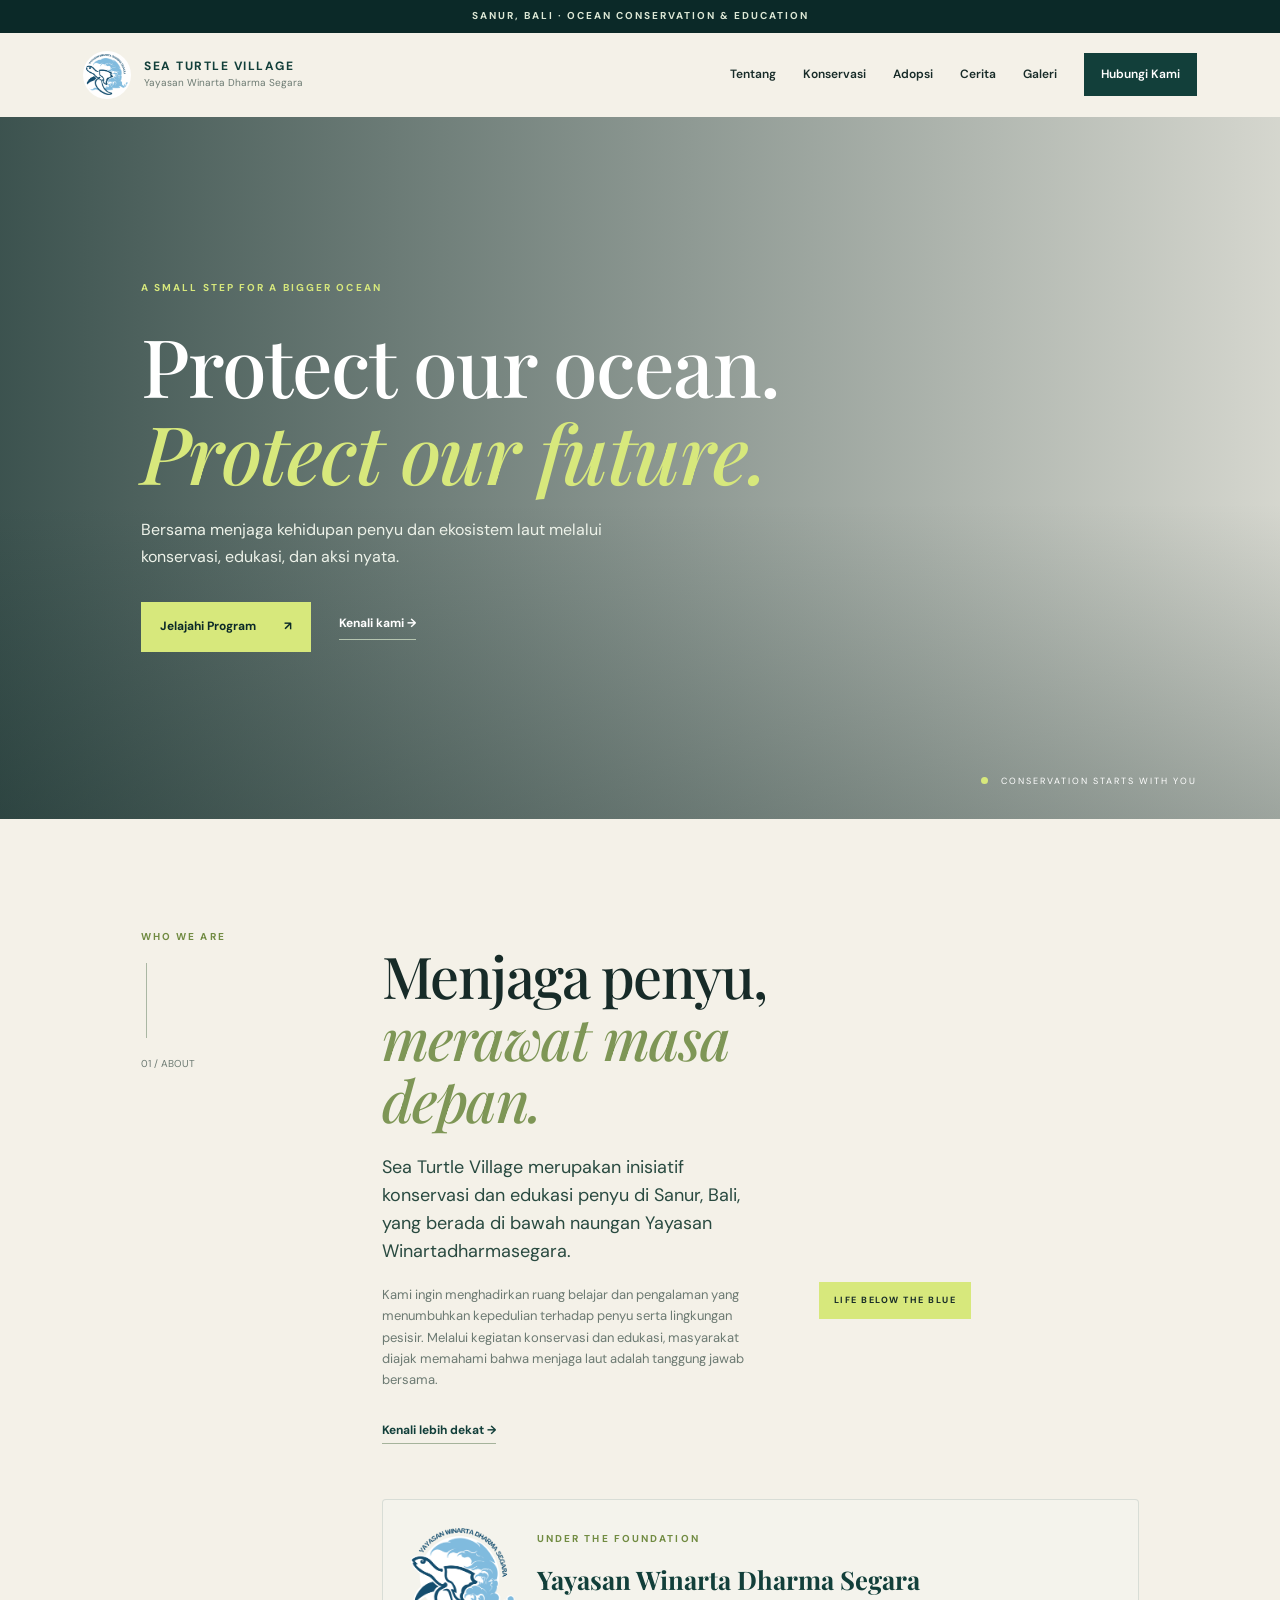
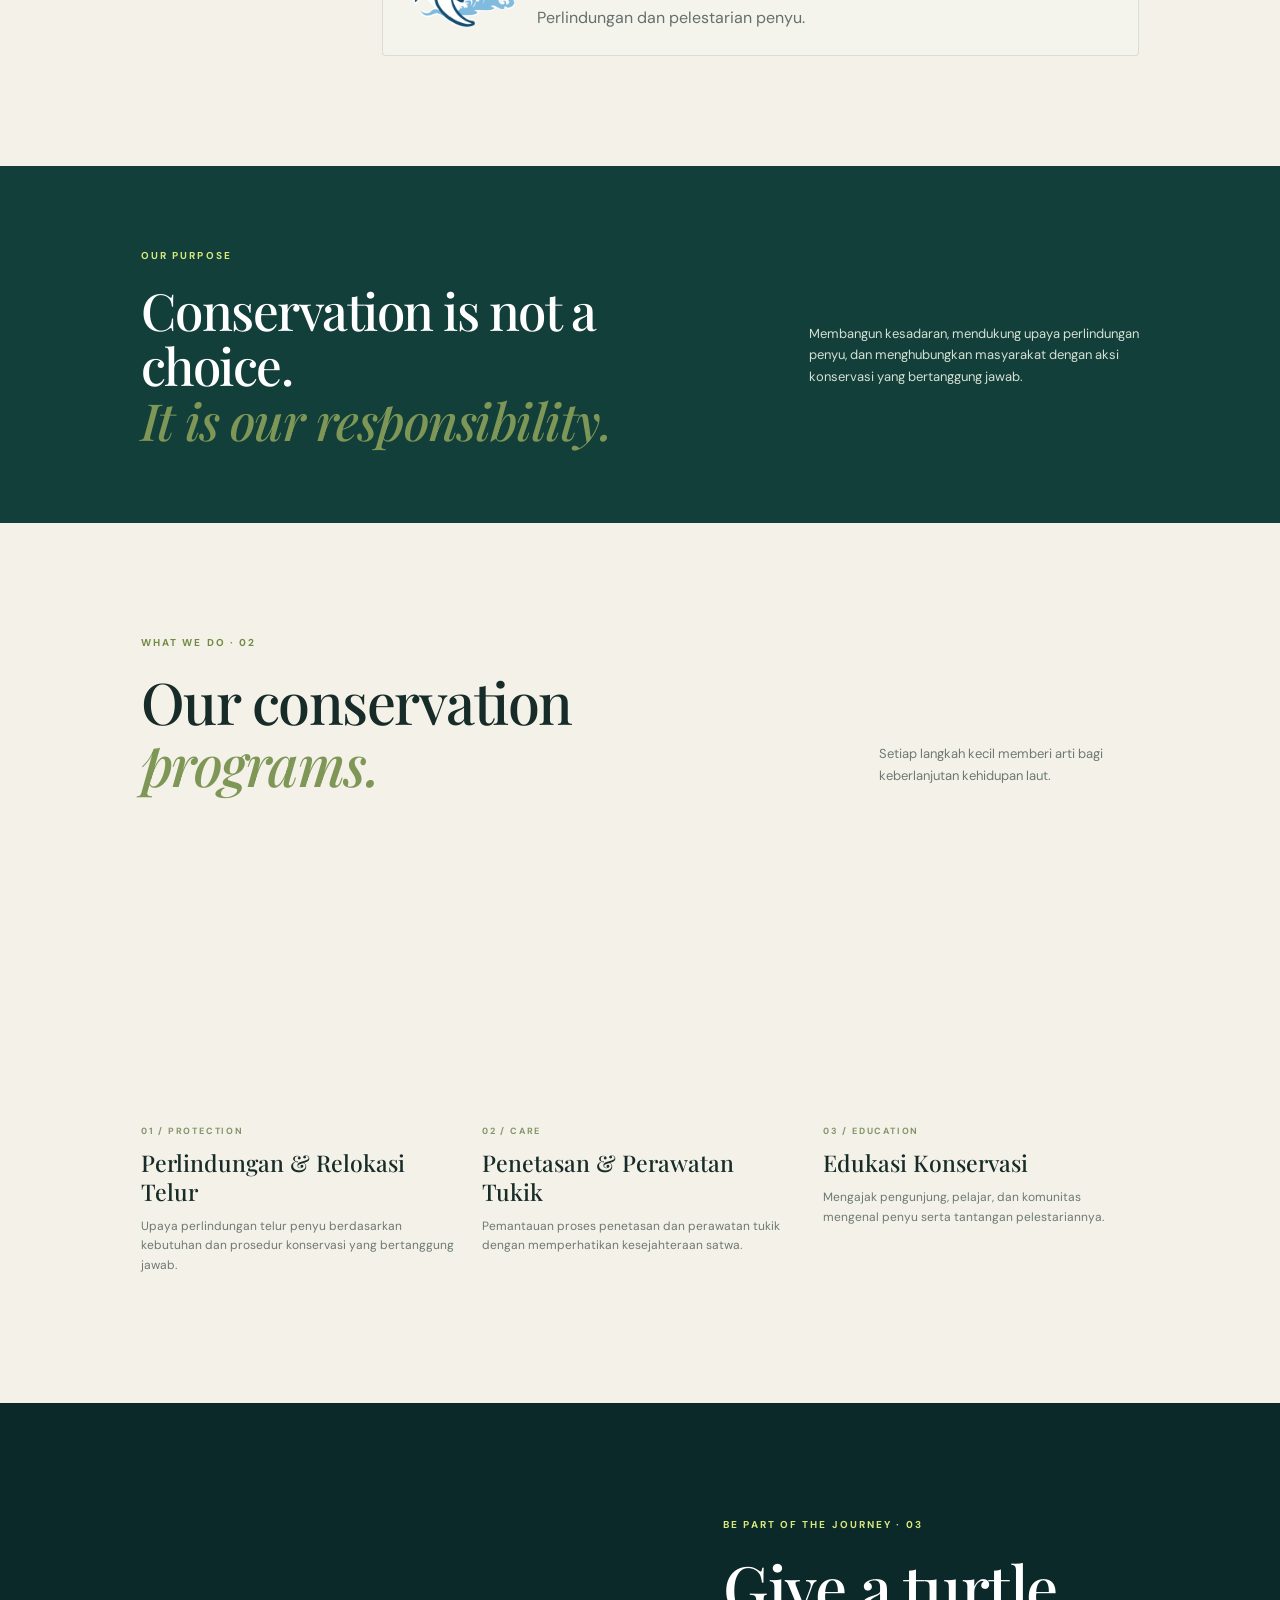
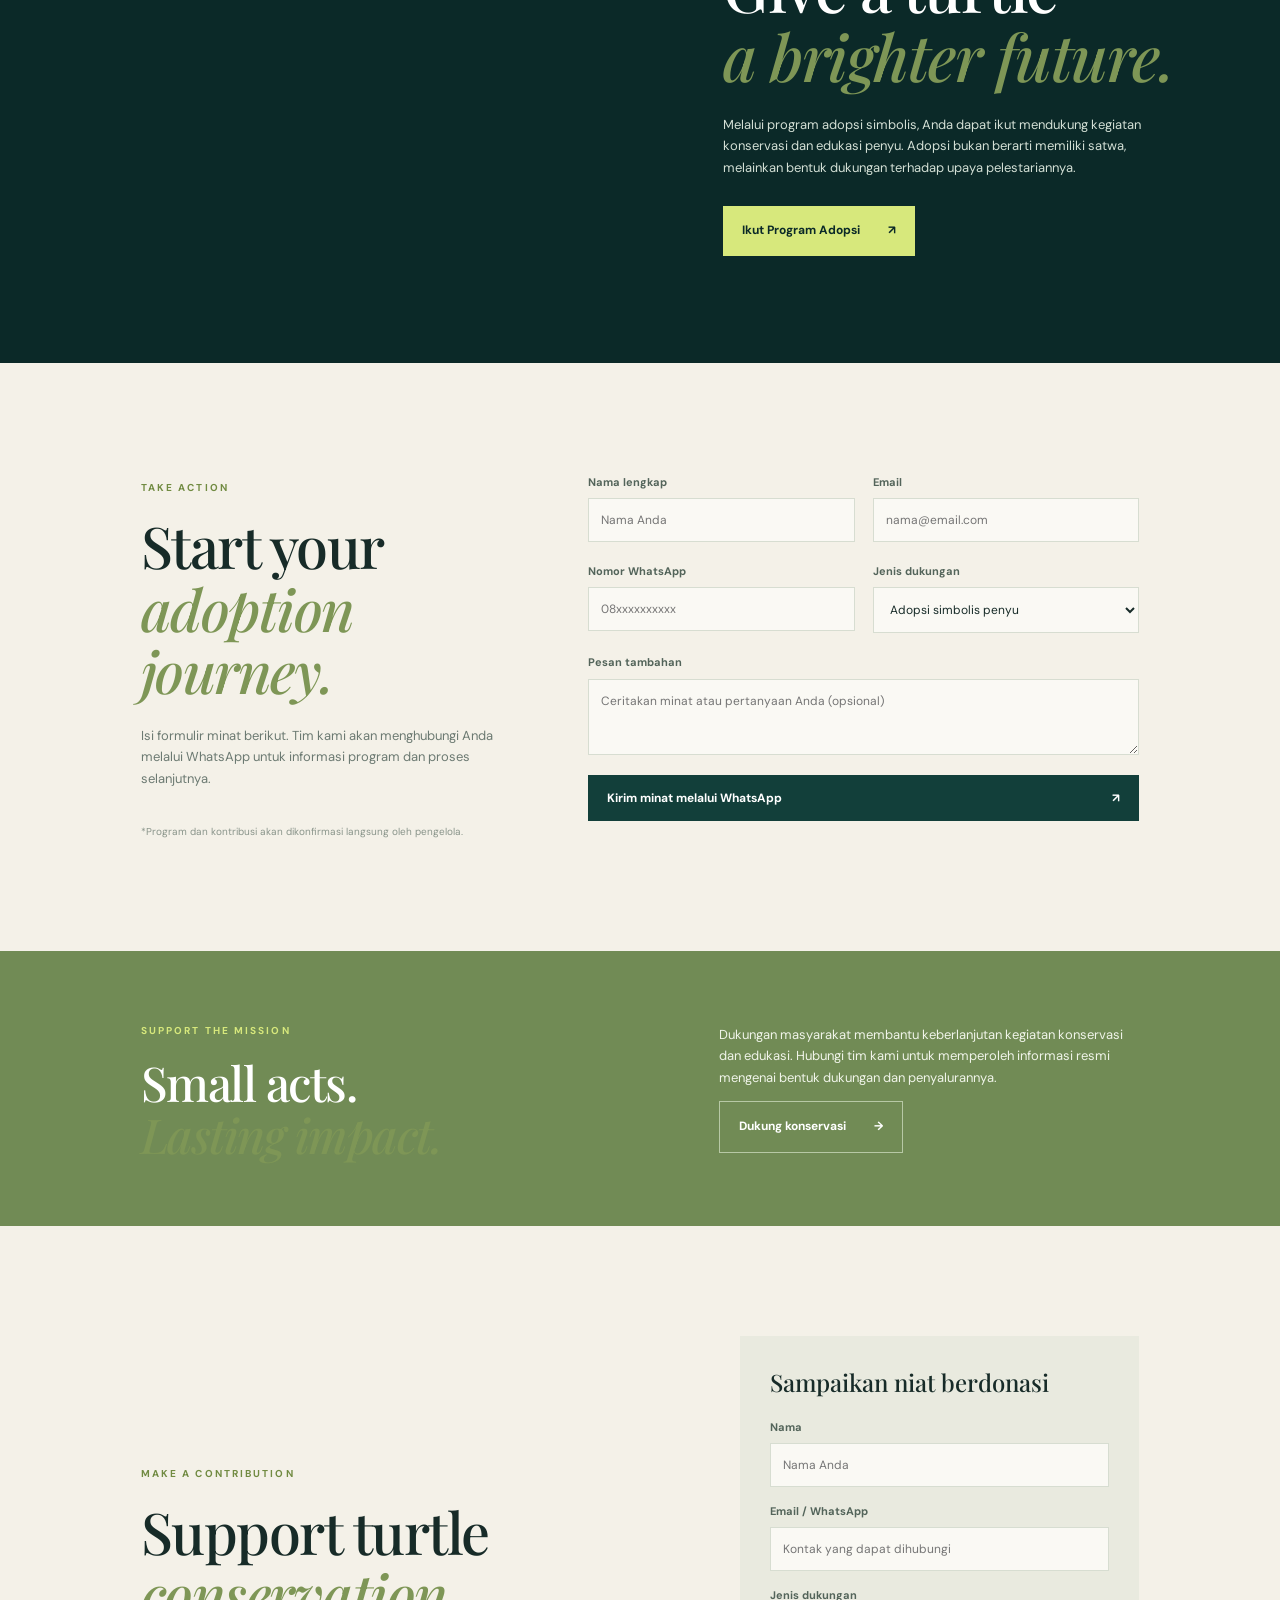
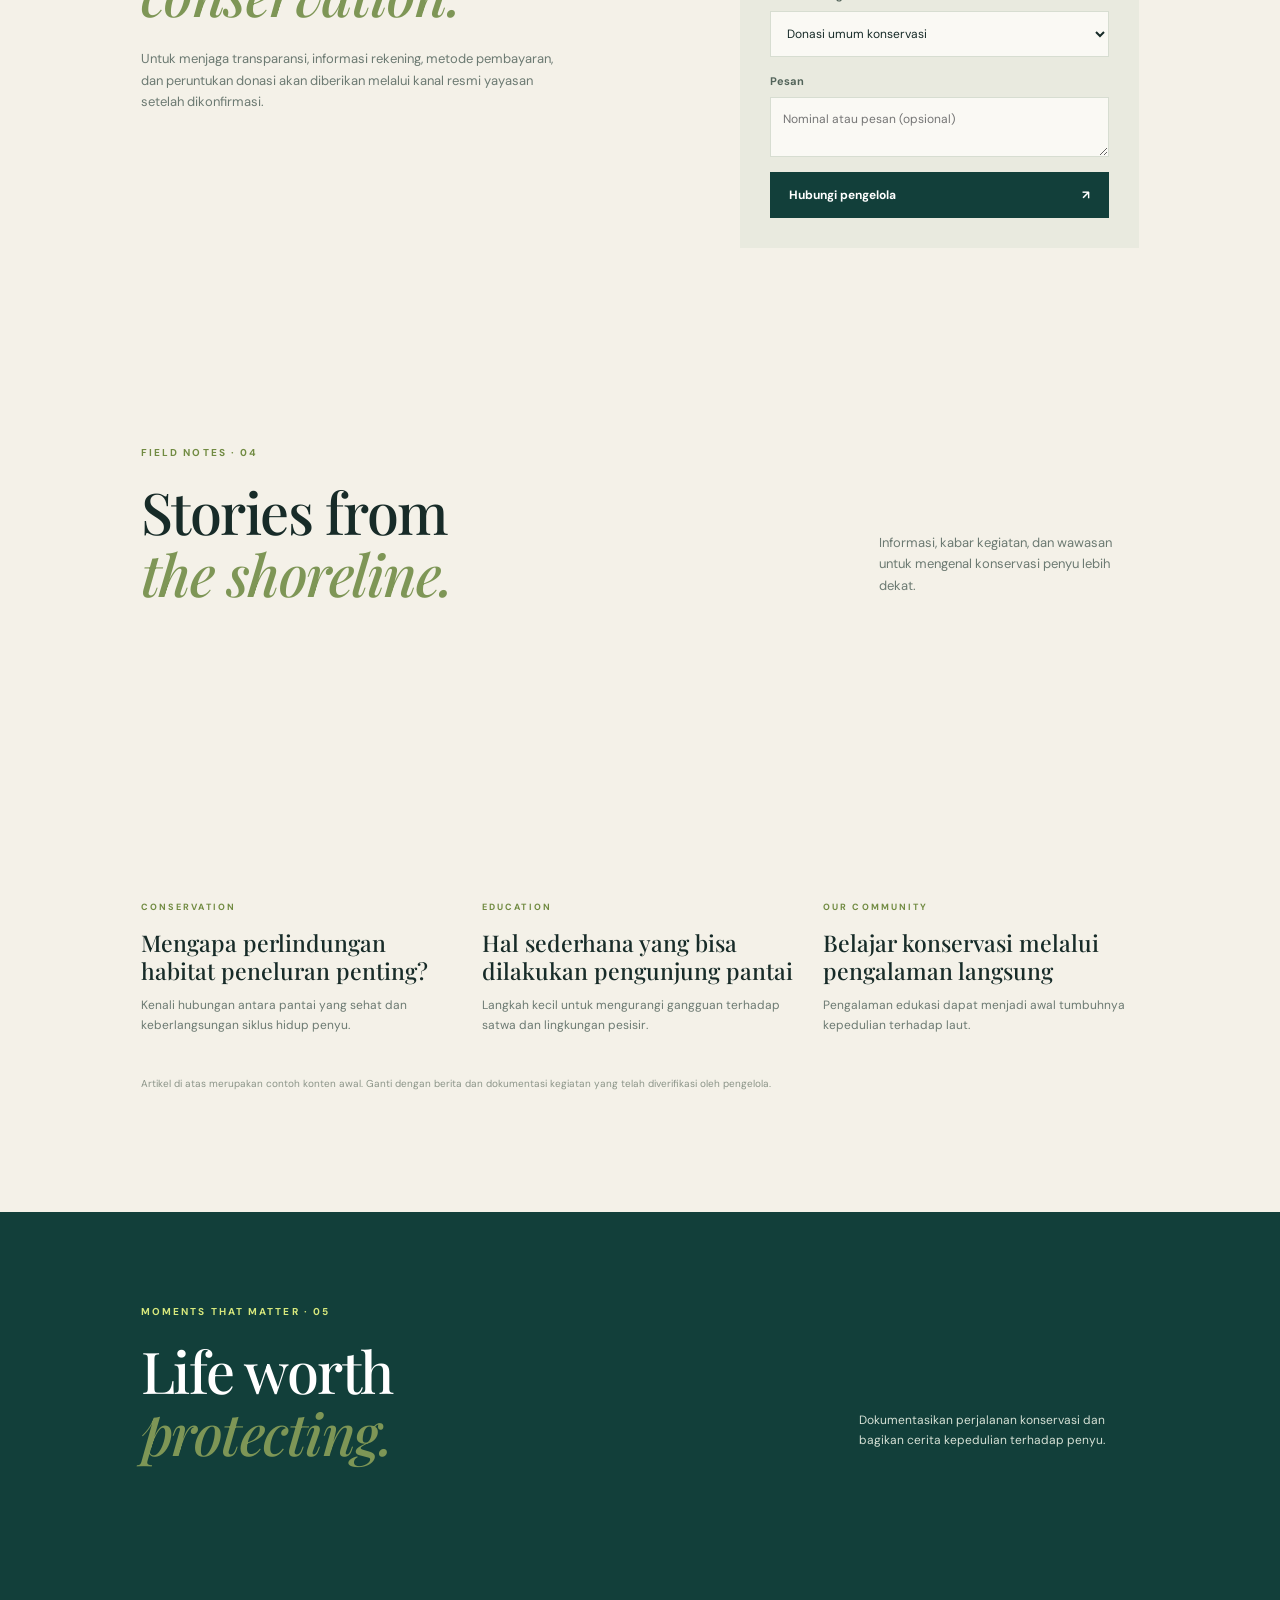
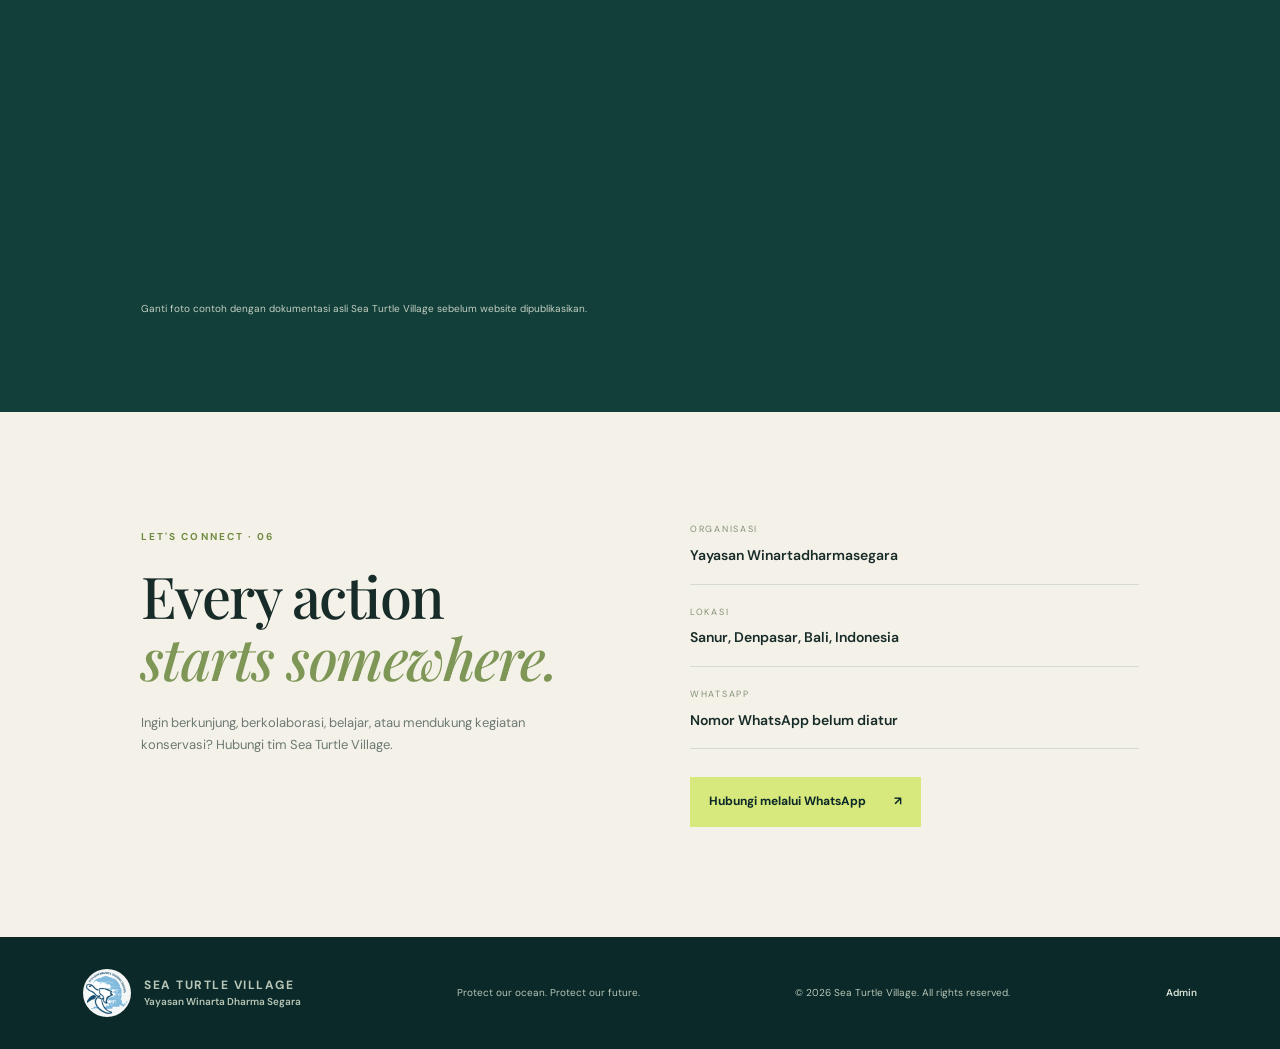
<file: index.html>
<!DOCTYPE html>
<html lang="id">
<head>
  <meta charset="UTF-8">
  <meta name="viewport" content="width=device-width, initial-scale=1.0">
  <meta name="description" content="Sea Turtle Village — program edukasi dan konservasi penyu di Sanur, Bali.">
  <meta name="theme-color" content="#123f3a">
  <title>Sea Turtle Village | Protect Our Ocean</title>
  <link rel="preconnect" href="https://fonts.googleapis.com">
  <link rel="preconnect" href="https://fonts.gstatic.com" crossorigin>
  <link href="https://fonts.googleapis.com/css2?family=DM+Sans:wght@400;500;600;700&family=Playfair+Display:wght@500;600;700&display=swap" rel="stylesheet">
  <link rel="stylesheet" href="styles.css">
</head>
<body>
  <div class="topline">SANUR, BALI · OCEAN CONSERVATION & EDUCATION</div>
  <header class="site-header">
    <a class="brand" href="#home" aria-label="Sea Turtle Village home">
      <img class="brand-logo" src="logo-yayasan.png" alt="Logo resmi Yayasan Winarta Dharma Segara">
      <span><strong>SEA TURTLE VILLAGE</strong><small>Yayasan Winarta Dharma Segara</small></span>
    </a>
    <button class="menu-toggle" aria-label="Buka menu" aria-expanded="false">☰</button>
    <nav class="main-nav">
      <a href="#about">Tentang</a><a href="#programs">Konservasi</a><a href="#adoption">Adopsi</a>
      <a href="#stories">Cerita</a><a href="#gallery">Galeri</a><a href="#contact" class="nav-cta">Hubungi Kami</a>
    </nav>
  </header>

  <main>
    <section class="hero" id="home">
      <div class="hero-shade"></div>
      <div class="hero-content">
        <span class="eyebrow light">A SMALL STEP FOR A BIGGER OCEAN</span>
        <h1>Protect our ocean.<br><em>Protect our future.</em></h1>
        <p>Bersama menjaga kehidupan penyu dan ekosistem laut melalui konservasi, edukasi, dan aksi nyata.</p>
        <div class="hero-actions"><a class="btn btn-lime" href="#programs">Jelajahi Program <span>↗</span></a><a class="text-link light" href="#about">Kenali kami <span>→</span></a></div>
      </div>
      <div class="hero-note"><span class="dot"></span> CONSERVATION STARTS WITH YOU</div>
    </section>

    <section class="intro section" id="about">
      <div class="intro-label"><span class="eyebrow">WHO WE ARE</span><span class="vertical-line"></span><span class="muted">01 / ABOUT</span></div>
      <div class="intro-copy">
        <h2>Menjaga penyu,<br><em>merawat masa depan.</em></h2>
        <p class="lead">Sea Turtle Village merupakan inisiatif konservasi dan edukasi penyu di Sanur, Bali, yang berada di bawah naungan Yayasan Winartadharmasegara.</p>
        <p>Kami ingin menghadirkan ruang belajar dan pengalaman yang menumbuhkan kepedulian terhadap penyu serta lingkungan pesisir. Melalui kegiatan konservasi dan edukasi, masyarakat diajak memahami bahwa menjaga laut adalah tanggung jawab bersama.</p>
        <a class="text-link" href="#contact">Kenali lebih dekat <span>→</span></a>
      </div>
      <div class="intro-image"><div class="image-caption">LIFE BELOW THE BLUE</div></div>
      <div class="foundation-profile">
        <img src="logo-yayasan.png" alt="Logo resmi Yayasan Winarta Dharma Segara">
        <div><span class="eyebrow">UNDER THE FOUNDATION</span><h3>Yayasan Winarta Dharma Segara</h3><p>Perlindungan dan pelestarian penyu.</p></div>
      </div>
    </section>

    <section class="mission-band">
      <div><span class="eyebrow light">OUR PURPOSE</span><h2>Conservation is not a choice.<br><em>It is our responsibility.</em></h2></div>
      <p>Membangun kesadaran, mendukung upaya perlindungan penyu, dan menghubungkan masyarakat dengan aksi konservasi yang bertanggung jawab.</p>
    </section>

    <section class="section programs" id="programs">
      <div class="section-heading"><div><span class="eyebrow">WHAT WE DO · 02</span><h2>Our conservation<br><em>programs.</em></h2></div><p>Setiap langkah kecil memberi arti bagi keberlanjutan kehidupan laut.</p></div>
      <div class="program-grid">
        <article class="program-card"><div class="program-img egg"></div><div class="program-number">01 / PROTECTION</div><h3>Perlindungan & Relokasi Telur</h3><p>Upaya perlindungan telur penyu berdasarkan kebutuhan dan prosedur konservasi yang bertanggung jawab.</p></article>
        <article class="program-card"><div class="program-img hatch"></div><div class="program-number">02 / CARE</div><h3>Penetasan & Perawatan Tukik</h3><p>Pemantauan proses penetasan dan perawatan tukik dengan memperhatikan kesejahteraan satwa.</p></article>
        <article class="program-card"><div class="program-img learn"></div><div class="program-number">03 / EDUCATION</div><h3>Edukasi Konservasi</h3><p>Mengajak pengunjung, pelajar, dan komunitas mengenal penyu serta tantangan pelestariannya.</p></article>
      </div>
    </section>

    <section class="adoption-section" id="adoption">
      <div class="adoption-photo"></div>
      <div class="adoption-copy"><span class="eyebrow light">BE PART OF THE JOURNEY · 03</span><h2>Give a turtle<br><em>a brighter future.</em></h2>
        <p>Melalui program adopsi simbolis, Anda dapat ikut mendukung kegiatan konservasi dan edukasi penyu. Adopsi bukan berarti memiliki satwa, melainkan bentuk dukungan terhadap upaya pelestariannya.</p>
        <a class="btn btn-lime" href="#adoption-form">Ikut Program Adopsi <span>↗</span></a>
      </div>
    </section>

    <section class="section form-section" id="adoption-form">
      <div class="form-intro"><span class="eyebrow">TAKE ACTION</span><h2>Start your<br><em>adoption journey.</em></h2><p>Isi formulir minat berikut. Tim kami akan menghubungi Anda melalui WhatsApp untuk informasi program dan proses selanjutnya.</p><div class="form-footnote">*Program dan kontribusi akan dikonfirmasi langsung oleh pengelola.</div></div>
      <form id="adoptionForm" class="clean-form">
        <label>Nama lengkap<input name="name" required placeholder="Nama Anda"></label>
        <label>Email<input name="email" type="email" required placeholder="nama@email.com"></label>
        <label>Nomor WhatsApp<input name="phone" required placeholder="08xxxxxxxxxx"></label>
        <label>Jenis dukungan<select name="support"><option>Adopsi simbolis penyu</option><option>Informasi program konservasi</option><option>Kunjungan / edukasi</option></select></label>
        <label class="full">Pesan tambahan<textarea name="message" rows="3" placeholder="Ceritakan minat atau pertanyaan Anda (opsional)"></textarea></label>
        <button class="btn btn-dark full" type="submit">Kirim minat melalui WhatsApp <span>↗</span></button>
        <p class="form-status full" aria-live="polite"></p>
      </form>
    </section>

    <section class="donation-strip">
      <div><span class="eyebrow light">SUPPORT THE MISSION</span><h2>Small acts.<br><em>Lasting impact.</em></h2></div>
      <div><p>Dukungan masyarakat membantu keberlanjutan kegiatan konservasi dan edukasi. Hubungi tim kami untuk memperoleh informasi resmi mengenai bentuk dukungan dan penyalurannya.</p><a class="btn btn-outline" href="#donation">Dukung konservasi <span>→</span></a></div>
    </section>
    <section class="section donation-section" id="donation">
      <div><span class="eyebrow">MAKE A CONTRIBUTION</span><h2>Support turtle<br><em>conservation.</em></h2><p>Untuk menjaga transparansi, informasi rekening, metode pembayaran, dan peruntukan donasi akan diberikan melalui kanal resmi yayasan setelah dikonfirmasi.</p></div>
      <form id="donationForm" class="donation-card">
        <h3>Sampaikan niat berdonasi</h3><label>Nama<input name="name" required placeholder="Nama Anda"></label>
        <label>Email / WhatsApp<input name="contact" required placeholder="Kontak yang dapat dihubungi"></label>
        <label>Jenis dukungan<select name="type"><option>Donasi umum konservasi</option><option>Dukungan edukasi</option><option>Dukungan perlindungan penyu</option><option>Lainnya</option></select></label>
        <label>Pesan<textarea name="message" rows="2" placeholder="Nominal atau pesan (opsional)"></textarea></label>
        <button class="btn btn-dark" type="submit">Hubungi pengelola <span>↗</span></button>
      </form>
    </section>

    <section class="stories section" id="stories">
      <div class="section-heading"><div><span class="eyebrow">FIELD NOTES · 04</span><h2>Stories from<br><em>the shoreline.</em></h2></div><p>Informasi, kabar kegiatan, dan wawasan untuk mengenal konservasi penyu lebih dekat.</p></div>
      <div class="story-grid">
        <article class="story-card"><div class="story-img story-one"></div><span class="eyebrow">CONSERVATION</span><h3>Mengapa perlindungan habitat peneluran penting?</h3><p>Kenali hubungan antara pantai yang sehat dan keberlangsungan siklus hidup penyu.</p></article>
        <article class="story-card"><div class="story-img story-two"></div><span class="eyebrow">EDUCATION</span><h3>Hal sederhana yang bisa dilakukan pengunjung pantai</h3><p>Langkah kecil untuk mengurangi gangguan terhadap satwa dan lingkungan pesisir.</p></article>
        <article class="story-card"><div class="story-img story-three"></div><span class="eyebrow">OUR COMMUNITY</span><h3>Belajar konservasi melalui pengalaman langsung</h3><p>Pengalaman edukasi dapat menjadi awal tumbuhnya kepedulian terhadap laut.</p></article>
      </div>
      <p class="editor-note">Artikel di atas merupakan contoh konten awal. Ganti dengan berita dan dokumentasi kegiatan yang telah diverifikasi oleh pengelola.</p>
    </section>

    <section class="gallery-section" id="gallery">
      <div class="gallery-head"><div><span class="eyebrow light">MOMENTS THAT MATTER · 05</span><h2>Life worth<br><em>protecting.</em></h2></div><p>Dokumentasikan perjalanan konservasi dan bagikan cerita kepedulian terhadap penyu.</p></div>
      <div class="gallery-grid"><div class="gallery-tile g1"></div><div class="gallery-tile g2"></div><div class="gallery-tile g3"></div><div class="gallery-tile g4"></div></div>
      <p class="gallery-placeholder">Ganti foto contoh dengan dokumentasi asli Sea Turtle Village sebelum website dipublikasikan.</p>
    </section>

    <section class="contact-section section" id="contact">
      <div><span class="eyebrow">LET'S CONNECT · 06</span><h2>Every action<br><em>starts somewhere.</em></h2><p>Ingin berkunjung, berkolaborasi, belajar, atau mendukung kegiatan konservasi? Hubungi tim Sea Turtle Village.</p></div>
      <div class="contact-details"><div><span class="contact-label">ORGANISASI</span><strong>Yayasan Winartadharmasegara</strong></div><div><span class="contact-label">LOKASI</span><strong>Sanur, Denpasar, Bali, Indonesia</strong></div><div><span class="contact-label">WHATSAPP</span><strong id="contactWhatsapp">Nomor WhatsApp belum diatur</strong></div><a class="btn btn-lime" id="contactButton" href="#contact">Hubungi melalui WhatsApp <span>↗</span></a></div>
    </section>
  </main>
  <footer class="footer"><a class="brand footer-brand" href="#home"><img class="brand-logo footer-logo" src="logo-yayasan.png" alt="Logo resmi Yayasan Winarta Dharma Segara"><span><strong>SEA TURTLE VILLAGE</strong><small>Yayasan Winarta Dharma Segara</small></span></a><p>Protect our ocean. Protect our future.</p><span>© <span id="year"></span> Sea Turtle Village. All rights reserved.</span><a href="admin.html">Admin</a></footer>
  <script src="config.js"></script><script src="app.js"></script>
</body>
</html>
</file>
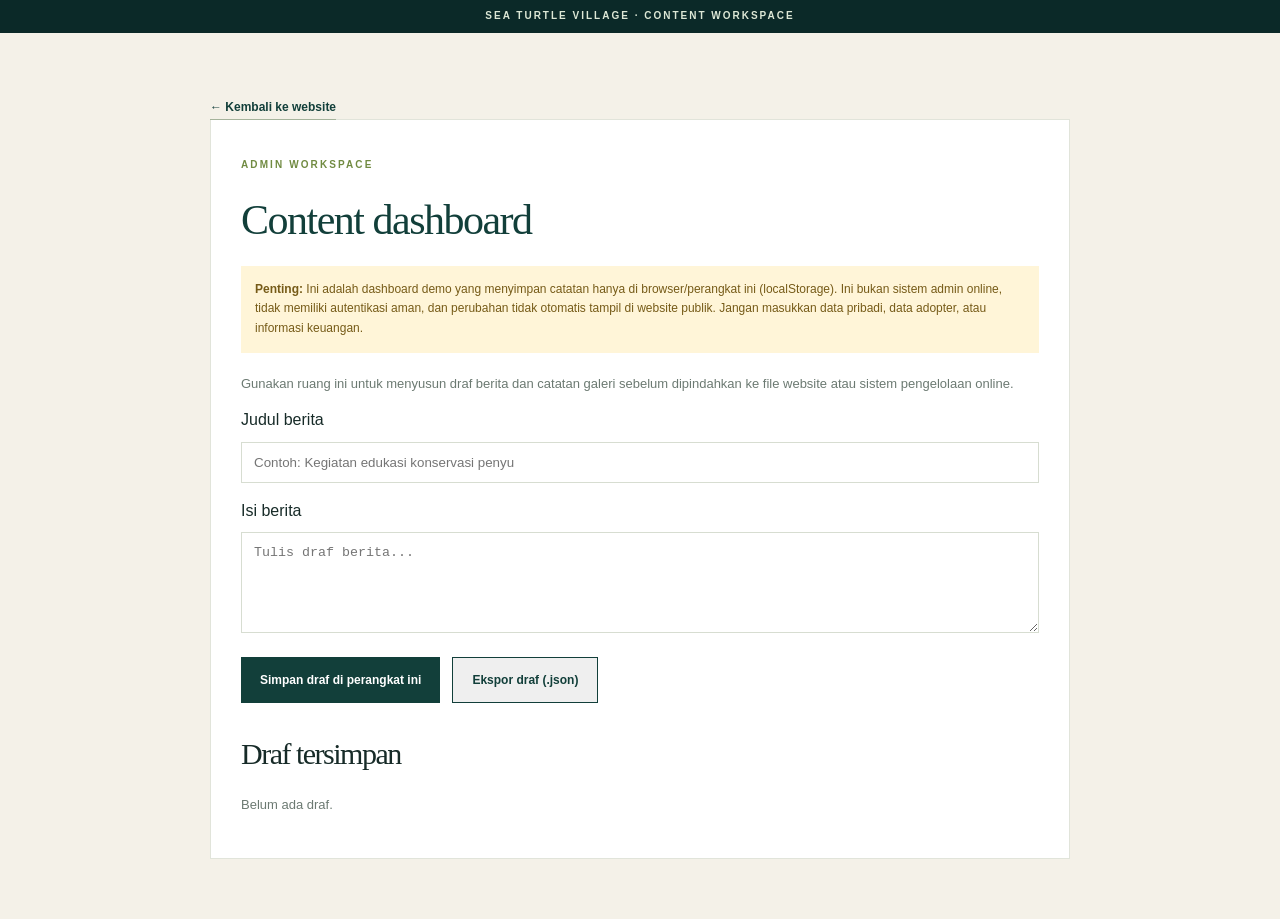
<file: admin.html>
<!DOCTYPE html>
<html lang="id"><head><meta charset="UTF-8"><meta name="viewport" content="width=device-width, initial-scale=1"><title>Admin | Sea Turtle Village</title><link rel="stylesheet" href="styles.css"></head>
<body><div class="topline">SEA TURTLE VILLAGE · CONTENT WORKSPACE</div><div class="admin-wrap"><a class="text-link" href="index.html">← Kembali ke website</a><div class="admin-panel">
<span class="eyebrow">ADMIN WORKSPACE</span><h1>Content dashboard</h1>
<div class="warning"><strong>Penting:</strong> Ini adalah dashboard demo yang menyimpan catatan hanya di browser/perangkat ini (localStorage). Ini bukan sistem admin online, tidak memiliki autentikasi aman, dan perubahan tidak otomatis tampil di website publik. Jangan masukkan data pribadi, data adopter, atau informasi keuangan.</div>
<p>Gunakan ruang ini untuk menyusun draf berita dan catatan galeri sebelum dipindahkan ke file website atau sistem pengelolaan online.</p>
<label>Judul berita<input id="title" placeholder="Contoh: Kegiatan edukasi konservasi penyu"></label>
<label>Isi berita<textarea id="body" rows="5" placeholder="Tulis draf berita..."></textarea></label>
<div class="admin-actions"><button class="btn btn-dark" id="save">Simpan draf di perangkat ini</button><button class="btn btn-outline" style="color:#123f3a;border-color:#123f3a" id="export">Ekspor draf (.json)</button></div>
<h2 style="font-size:30px;margin-top:35px">Draf tersimpan</h2><div id="drafts"><p>Belum ada draf.</p></div>
</div></div><script>
const key="stv_local_drafts_v1";let drafts=JSON.parse(localStorage.getItem(key)||"[]");
const render=()=>{const el=document.getElementById("drafts");el.innerHTML=drafts.length?drafts.map((d,i)=>`<div style="padding:14px 0;border-bottom:1px solid #ddd"><strong>${escapeHtml(d.title)}</strong><p>${escapeHtml(d.body).replace(/\n/g,"<br>")}</p><small>${d.date}</small> <button data-i="${i}" style="margin-left:12px">Hapus</button></div>`).join(""):"<p>Belum ada draf.</p>";el.querySelectorAll("button").forEach(b=>b.onclick=()=>{drafts.splice(+b.dataset.i,1);persist();});};
function escapeHtml(s){return String(s).replace(/[&<>"']/g,c=>({"&":"&amp;","<":"&lt;",">":"&gt;",'"':"&quot;","'":"&#39;"}[c]));}
function persist(){localStorage.setItem(key,JSON.stringify(drafts));render();}
document.getElementById("save").onclick=()=>{let title=document.getElementById("title").value.trim(),body=document.getElementById("body").value.trim();if(!title||!body){alert("Isi judul dan isi berita terlebih dahulu.");return;}drafts.unshift({title,body,date:new Date().toLocaleString("id-ID")});persist();document.getElementById("title").value="";document.getElementById("body").value="";};
document.getElementById("export").onclick=()=>{const blob=new Blob([JSON.stringify(drafts,null,2)],{type:"application/json"});const a=document.createElement("a");a.href=URL.createObjectURL(blob);a.download="sea-turtle-village-drafts.json";a.click();URL.revokeObjectURL(a.href);};render();
</script></body></html>
</file>
<file: styles.css>
:root{--forest:#123f3a;--deep:#0b2928;--sage:#dce7d5;--lime:#d7e87c;--sand:#f4f1e8;--ink:#172b28;--muted:#6c7a72;--white:#fff;--serif:"Playfair Display",Georgia,serif;--sans:"DM Sans",Arial,sans-serif}
*{box-sizing:border-box}html{scroll-behavior:smooth}body{margin:0;background:var(--sand);color:var(--ink);font-family:var(--sans);line-height:1.65}.topline{background:var(--deep);color:#dce7d5;text-align:center;padding:8px 16px;font-size:10px;letter-spacing:2px;font-weight:700}.site-header{height:84px;padding:0 6.5%;display:flex;align-items:center;justify-content:space-between;background:var(--sand);position:sticky;top:0;z-index:20}.brand{display:flex;gap:11px;align-items:center;text-decoration:none;color:var(--forest)}.brand-mark{width:39px;height:39px;border:1px solid #9aaa8d;border-radius:50%;display:grid;place-items:center;font-size:26px;color:var(--forest)}.brand strong{display:block;font-size:12px;letter-spacing:1.5px;line-height:1.5}.brand small{display:block;font-size:10px;color:var(--muted)}.main-nav{display:flex;gap:27px;align-items:center}.main-nav a,.footer a{font-size:12px;text-decoration:none;color:var(--ink);font-weight:600}.main-nav a:hover,.footer a:hover{color:#718b42}.main-nav .nav-cta{background:var(--forest);color:white;padding:12px 17px}.menu-toggle{display:none;border:0;background:none;font-size:25px;color:var(--forest)}
.hero{min-height:650px;height:min(78vh,790px);position:relative;background:linear-gradient(90deg,rgba(5,35,33,.77),rgba(5,35,33,.13)),url("https://images.unsplash.com/photo-1559827260-dc66d52bef19?auto=format&fit=crop&w=2000&q=85") center 48%/cover;display:flex;align-items:center;color:white}.hero-shade{position:absolute;inset:0;background:linear-gradient(0deg,rgba(5,30,28,.27),transparent 45%)}.hero-content{position:relative;margin-left:11%;max-width:670px;padding:65px 25px 75px 0}.eyebrow{font-size:10px;letter-spacing:2.1px;font-weight:700;color:#718b42}.eyebrow.light{color:var(--lime)}h1,h2,h3,p{margin-top:0}h1,h2{font-family:var(--serif);font-weight:500;line-height:1.08;letter-spacing:-1.5px}h1{font-size:clamp(48px,6.3vw,88px);margin:22px 0}h1 em,h2 em{font-weight:500;color:var(--lime)}.hero-content p{font-size:16px;max-width:480px;color:#edf2e9}.hero-actions{display:flex;gap:28px;align-items:center;margin-top:32px}.btn{border:0;display:inline-flex;align-items:center;justify-content:space-between;gap:28px;padding:15px 19px;text-decoration:none;font-family:var(--sans);font-size:12px;font-weight:700;cursor:pointer;transition:.2s}.btn:hover{transform:translateY(-2px)}.btn-lime{background:var(--lime);color:var(--deep)}.btn-dark{background:var(--forest);color:white}.btn-outline{border:1px solid #b7c8a5;color:white}.text-link{font-size:12px;color:var(--forest);font-weight:700;text-decoration:none;border-bottom:1px solid #a5b39b;padding-bottom:5px}.text-link.light{color:white;border-color:#b5c5b0}.hero-note{position:absolute;right:6.5%;bottom:30px;font-size:9px;letter-spacing:2px;color:white}.dot{display:inline-block;width:7px;height:7px;background:var(--lime);border-radius:50%;margin-right:9px}
.section{padding:110px 11%}.intro{display:grid;grid-template-columns:.55fr 1.1fr .9fr;gap:45px;align-items:start}.intro-label{display:flex;flex-direction:column;gap:18px}.vertical-line{height:75px;width:1px;background:#aab7a3;margin-left:5px}.muted{font-size:10px;color:var(--muted)}h2{font-size:clamp(38px,4.5vw,60px);margin:15px 0 24px}h2 em{color:#7e9656}.lead{font-size:18px;line-height:1.55;color:#294a40}.intro-copy>p:not(.lead){font-size:13px;color:var(--muted);margin-bottom:25px}.intro-image{height:390px;background:url("https://images.unsplash.com/photo-1551244072-5d12893278ab?auto=format&fit=crop&w=900&q=85") center/cover;position:relative}.image-caption{position:absolute;bottom:0;left:0;background:var(--lime);padding:11px 15px;font-size:9px;letter-spacing:1.5px;font-weight:700}
.mission-band{background:var(--forest);color:white;padding:75px 11%;display:flex;justify-content:space-between;align-items:center;gap:70px}.mission-band h2{font-size:clamp(34px,4vw,52px);margin-bottom:0}.mission-band p{max-width:330px;color:#d5e0d5;font-size:13px;margin:20px 0 0}.programs{padding-top:105px;padding-bottom:115px}.section-heading{display:flex;justify-content:space-between;align-items:end;margin-bottom:48px}.section-heading h2{margin-bottom:0}.section-heading>p{max-width:260px;color:var(--muted);font-size:13px;margin-bottom:8px}.program-grid,.story-grid{display:grid;grid-template-columns:repeat(3,1fr);gap:25px}.program-img{height:260px;background-size:cover;background-position:center;margin-bottom:22px}.program-img.egg{background-image:url("https://images.unsplash.com/photo-1568430462989-44163eb1752f?auto=format&fit=crop&w=800&q=80")}.program-img.hatch{background-image:url("https://images.unsplash.com/photo-1518467166778-b88f373ffec7?auto=format&fit=crop&w=800&q=80")}.program-img.learn{background-image:url("https://images.unsplash.com/photo-1544551763-46a013bb70d5?auto=format&fit=crop&w=800&q=80")}.program-number{font-size:9px;letter-spacing:1.8px;color:#82956a;font-weight:700}.program-card h3,.story-card h3{font-family:var(--serif);font-size:23px;font-weight:500;line-height:1.25;margin:10px 0}.program-card p,.story-card p{font-size:12px;color:var(--muted)}
.adoption-section{display:grid;grid-template-columns:1fr 1fr;background:var(--deep);color:white;min-height:560px}.adoption-photo{background:url("https://images.unsplash.com/photo-1570481662006-a3a1374699e8?auto=format&fit=crop&w=1100&q=85") center/cover;min-height:500px}.adoption-copy{padding:90px 13%;align-self:center}.adoption-copy h2{font-size:clamp(42px,5vw,65px)}.adoption-copy p{color:#d3dfd5;font-size:13px;margin:0 0 28px;max-width:450px}.form-section{display:grid;grid-template-columns:.8fr 1.2fr;gap:80px}.form-intro p{color:var(--muted);font-size:13px}.form-footnote{font-size:10px;color:#89948a;margin-top:35px}.clean-form{display:grid;grid-template-columns:1fr 1fr;gap:20px 18px}.clean-form label,.donation-card label{font-size:11px;font-weight:700;color:#53645a;display:flex;flex-direction:column;gap:7px}.clean-form input,.clean-form select,.clean-form textarea,.donation-card input,.donation-card select,.donation-card textarea{width:100%;padding:13px 12px;border:1px solid #d7ddd1;background:#faf9f4;font:12px var(--sans);color:var(--ink);border-radius:0}.full{grid-column:1/-1}.form-status{font-size:11px;color:#58734b;margin:0}
.donation-strip{background:#718b55;color:white;padding:65px 11%;display:flex;justify-content:space-between;gap:60px;align-items:center}.donation-strip h2{font-size:48px;margin-bottom:0}.donation-strip p{font-size:13px;max-width:420px;color:#f0f4e9}.donation-section{display:grid;grid-template-columns:1fr .8fr;gap:100px;align-items:center}.donation-section>div p{max-width:420px;color:var(--muted);font-size:13px}.donation-card{background:#e9eadf;padding:30px;display:grid;gap:15px}.donation-card h3{font:500 24px var(--serif);margin-bottom:5px}.stories{padding-top:80px}.story-img{height:220px;background-size:cover;background-position:center;margin-bottom:20px}.story-one{background-image:url("https://images.unsplash.com/photo-1507525428034-b723cf961d3e?auto=format&fit=crop&w=800&q=80")}.story-two{background-image:url("https://images.unsplash.com/photo-1473116763249-2faaef81ccda?auto=format&fit=crop&w=800&q=80")}.story-three{background-image:url("https://images.unsplash.com/photo-1518837695005-2083093ee35b?auto=format&fit=crop&w=800&q=80")}.story-card .eyebrow{font-size:9px}.editor-note,.gallery-placeholder{font-size:10px;color:#8b9488;margin-top:28px}
.gallery-section{background:var(--forest);color:white;padding:85px 11%}.gallery-head{display:flex;justify-content:space-between;align-items:end;margin-bottom:38px}.gallery-head h2{margin-bottom:0}.gallery-head p{font-size:12px;color:#d5e0d5;max-width:280px}.gallery-grid{display:grid;grid-template-columns:1.2fr .8fr .8fr;grid-template-rows:180px 180px;gap:12px}.gallery-tile{background-size:cover;background-position:center}.g1{grid-row:span 2;background-image:url("https://images.unsplash.com/photo-1559827260-dc66d52bef19?auto=format&fit=crop&w=900&q=80")}.g2{background-image:url("https://images.unsplash.com/photo-1544551763-46a013bb70d5?auto=format&fit=crop&w=700&q=80")}.g3{background-image:url("https://images.unsplash.com/photo-1500375592092-40eb2168fd21?auto=format&fit=crop&w=700&q=80")}.g4{background-image:url("https://images.unsplash.com/photo-1518837695005-2083093ee35b?auto=format&fit=crop&w=700&q=80")}.gallery-placeholder{color:#c4d0c1}
.contact-section{display:grid;grid-template-columns:1fr 1fr;gap:100px}.contact-section>div:first-child p{max-width:390px;color:var(--muted);font-size:13px}.contact-details{display:grid;gap:20px;align-content:center}.contact-details>div{border-bottom:1px solid #d5dbcf;padding-bottom:15px}.contact-label{display:block;font-size:9px;letter-spacing:1.7px;color:#849176;margin-bottom:5px}.contact-details strong{font-size:14px;font-weight:600}.contact-details .btn{justify-self:start;margin-top:8px}.footer{background:var(--deep);color:#d8e2d6;padding:32px 6.5%;display:flex;justify-content:space-between;align-items:center;gap:20px}.footer-brand{color:white}.footer-brand .brand-mark{color:var(--lime);border-color:#667b65}.footer-brand small{color:#b8c6b7}.footer p,.footer span{font-size:10px;color:#b8c6b7;margin:0}.footer a{color:#d8e2d6;font-size:10px}
.admin-wrap{max-width:900px;margin:60px auto;padding:0 20px}.admin-panel{background:white;padding:30px;border:1px solid #e1e4da}.admin-panel h1{font-size:42px;color:var(--forest)}.admin-panel p{color:var(--muted);font-size:13px}.admin-panel input,.admin-panel textarea{padding:12px;border:1px solid #d7ddd1;width:100%;margin:8px 0 15px}.admin-actions{display:flex;gap:12px;flex-wrap:wrap}.warning{background:#fff5d8;padding:14px;font-size:12px;color:#765b18;margin:20px 0}
@media(max-width:900px){.main-nav{gap:14px}.main-nav a{font-size:10px}.section{padding:80px 7%}.intro{grid-template-columns:.35fr 1fr}.intro-image{grid-column:2;height:280px}.mission-band,.donation-strip{padding-left:7%;padding-right:7%}.adoption-copy{padding:65px 9%}.form-section,.donation-section,.contact-section{gap:45px}.gallery-section{padding:75px 7%}}
@media(max-width:680px){.site-header{height:70px;padding:0 5%}.menu-toggle{display:block}.main-nav{display:none;position:absolute;top:70px;left:0;right:0;background:var(--sand);padding:20px 6%;flex-direction:column;align-items:stretch;box-shadow:0 12px 18px #0001}.main-nav.open{display:flex}.main-nav a{font-size:13px;padding:7px}.hero{min-height:610px;height:75vh;background-position:58% center}.hero-content{margin-left:7%;padding-right:7%}.hero-note{right:7%;font-size:8px}.hero-actions{gap:18px;flex-wrap:wrap}.intro{display:block}.intro-label{margin-bottom:35px}.intro-image{margin-top:35px;height:280px}.mission-band,.donation-strip{display:block;padding:60px 7%}.mission-band p{margin-top:25px}.section-heading,.gallery-head{display:block}.section-heading>p,.gallery-head p{margin-top:25px}.program-grid,.story-grid{grid-template-columns:1fr;gap:38px}.program-img{height:260px}.adoption-section{grid-template-columns:1fr}.adoption-photo{min-height:300px}.adoption-copy{padding:60px 7%}.form-section,.donation-section,.contact-section{grid-template-columns:1fr;gap:35px}.clean-form{grid-template-columns:1fr}.clean-form label{grid-column:1/-1}.gallery-grid{grid-template-columns:1fr 1fr;grid-template-rows:180px 150px}.g1{grid-row:span 2}.footer{flex-wrap:wrap;padding:28px 6%}.footer p{order:3;width:100%}.donation-card{padding:22px}}


/* Official foundation logo integration */
.brand { gap: 13px; }
.brand-logo {
  display: block;
  width: 54px;
  height: 54px;
  object-fit: contain;
  flex: 0 0 auto;
  border-radius: 50%;
  background: rgba(255,255,255,.96);
  padding: 3px;
}
.foundation-profile {
  grid-column: 2 / 4;
  display: flex;
  align-items: center;
  gap: 22px;
  margin-top: 12px;
  padding: 24px 28px;
  border: 1px solid rgba(18,63,58,.12);
  border-radius: 4px;
  background: #f4f3ec;
}
.foundation-profile img {
  width: 112px;
  height: 112px;
  object-fit: contain;
  flex: 0 0 auto;
}
.foundation-profile h3 {
  margin: 7px 0 5px;
  font-family: 'Playfair Display', serif;
  font-size: clamp(20px, 2vw, 27px);
  color: #123f3a;
}
.foundation-profile p { margin: 0; color: #64716b; }
.footer-logo { width: 48px; height: 48px; }
@media (max-width: 760px) {
  .brand-logo { width: 45px; height: 45px; }
  .foundation-profile {
    grid-column: 1 / -1;
    gap: 15px;
    padding: 18px;
  }
  .foundation-profile img { width: 82px; height: 82px; }
  .footer-logo { width: 42px; height: 42px; }
}


/* FIX: constrain official foundation logo dimensions in every placement */
.site-header .brand img.brand-logo,
.footer .brand img.brand-logo {
  display: block !important;
  width: 48px !important;
  height: 48px !important;
  min-width: 48px !important;
  min-height: 48px !important;
  max-width: 48px !important;
  max-height: 48px !important;
  object-fit: contain !important;
  object-position: center !important;
  flex: 0 0 48px !important;
  padding: 2px !important;
  margin: 0 !important;
  border-radius: 50% !important;
  box-sizing: border-box !important;
}
.foundation-profile img {
  display: block !important;
  width: 104px !important;
  height: 104px !important;
  min-width: 104px !important;
  min-height: 104px !important;
  max-width: 104px !important;
  max-height: 104px !important;
  object-fit: contain !important;
  object-position: center !important;
  flex: 0 0 104px !important;
  margin: 0 !important;
  box-sizing: border-box !important;
}
@media (max-width: 760px) {
  .site-header .brand img.brand-logo,
  .footer .brand img.brand-logo {
    width: 42px !important;
    height: 42px !important;
    min-width: 42px !important;
    min-height: 42px !important;
    max-width: 42px !important;
    max-height: 42px !important;
    flex-basis: 42px !important;
  }
  .foundation-profile img {
    width: 78px !important;
    height: 78px !important;
    min-width: 78px !important;
    min-height: 78px !important;
    max-width: 78px !important;
    max-height: 78px !important;
    flex-basis: 78px !important;
  }
}
</file>
